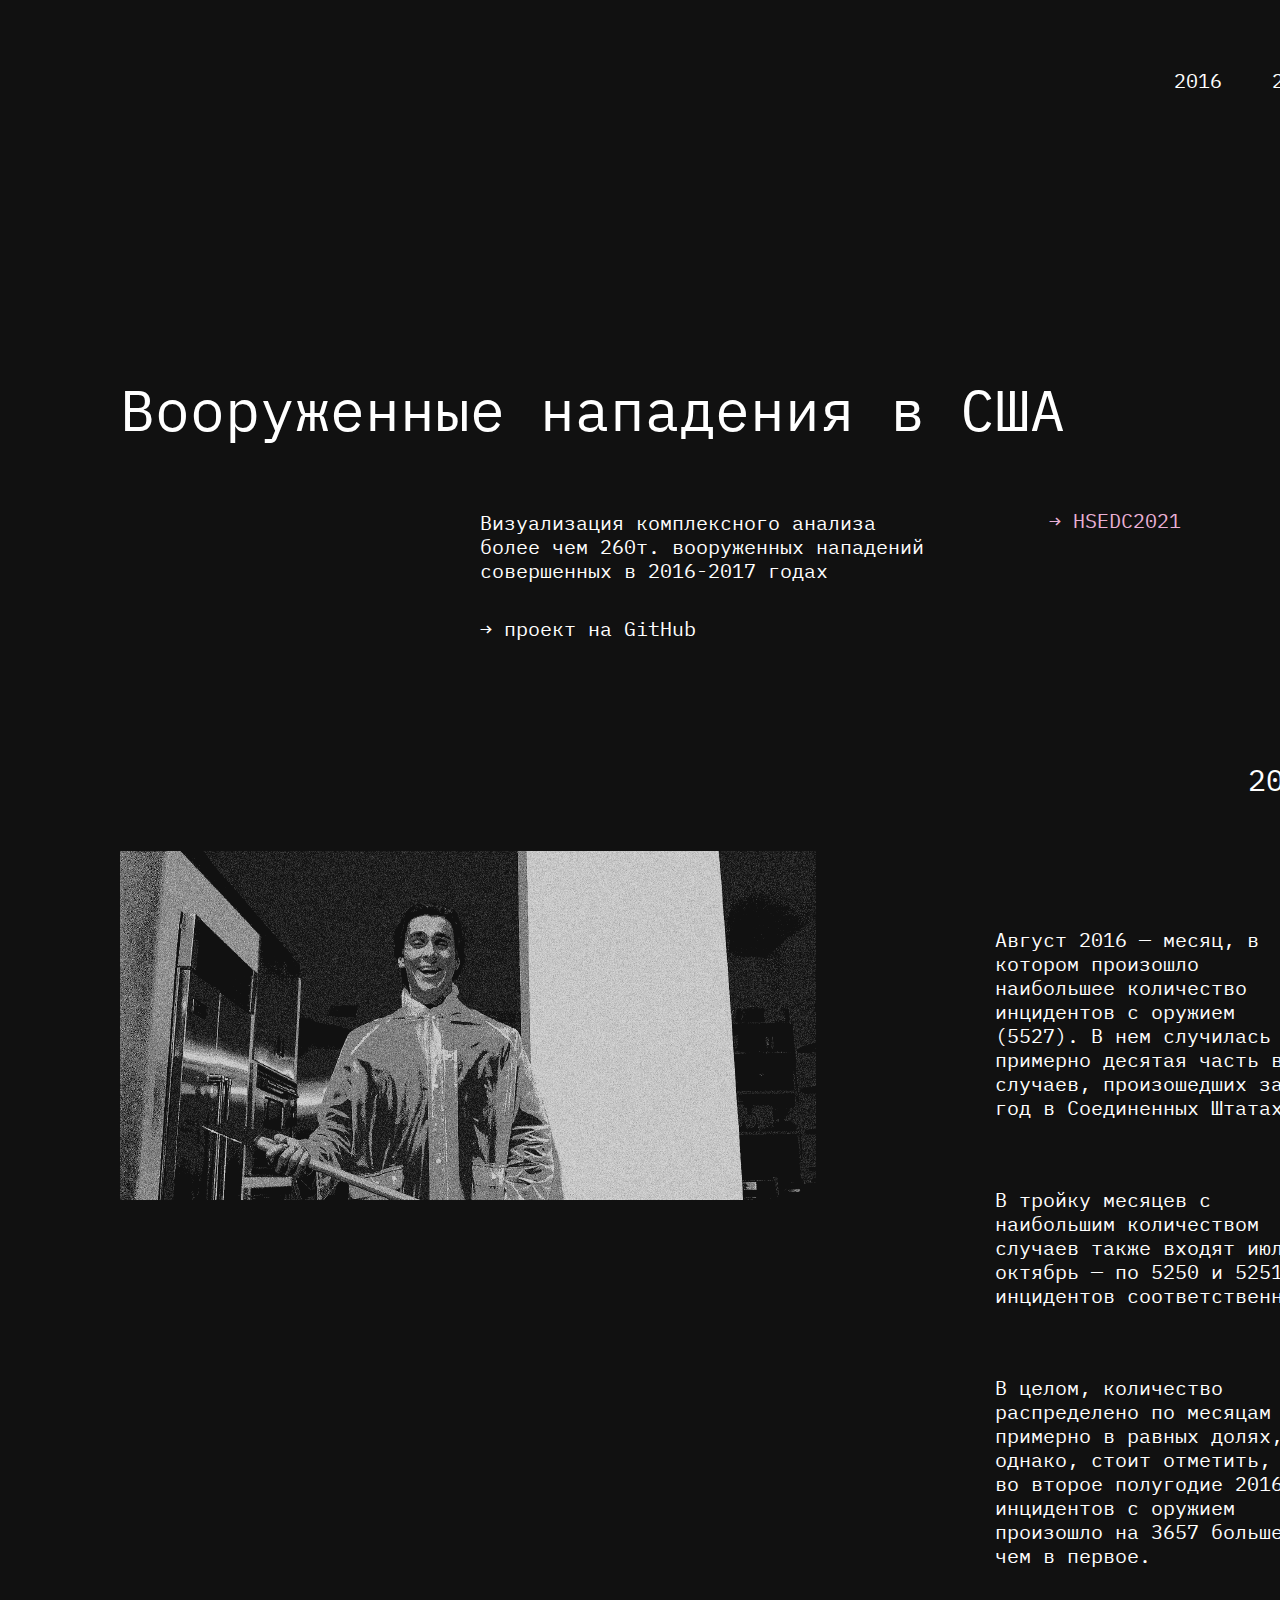
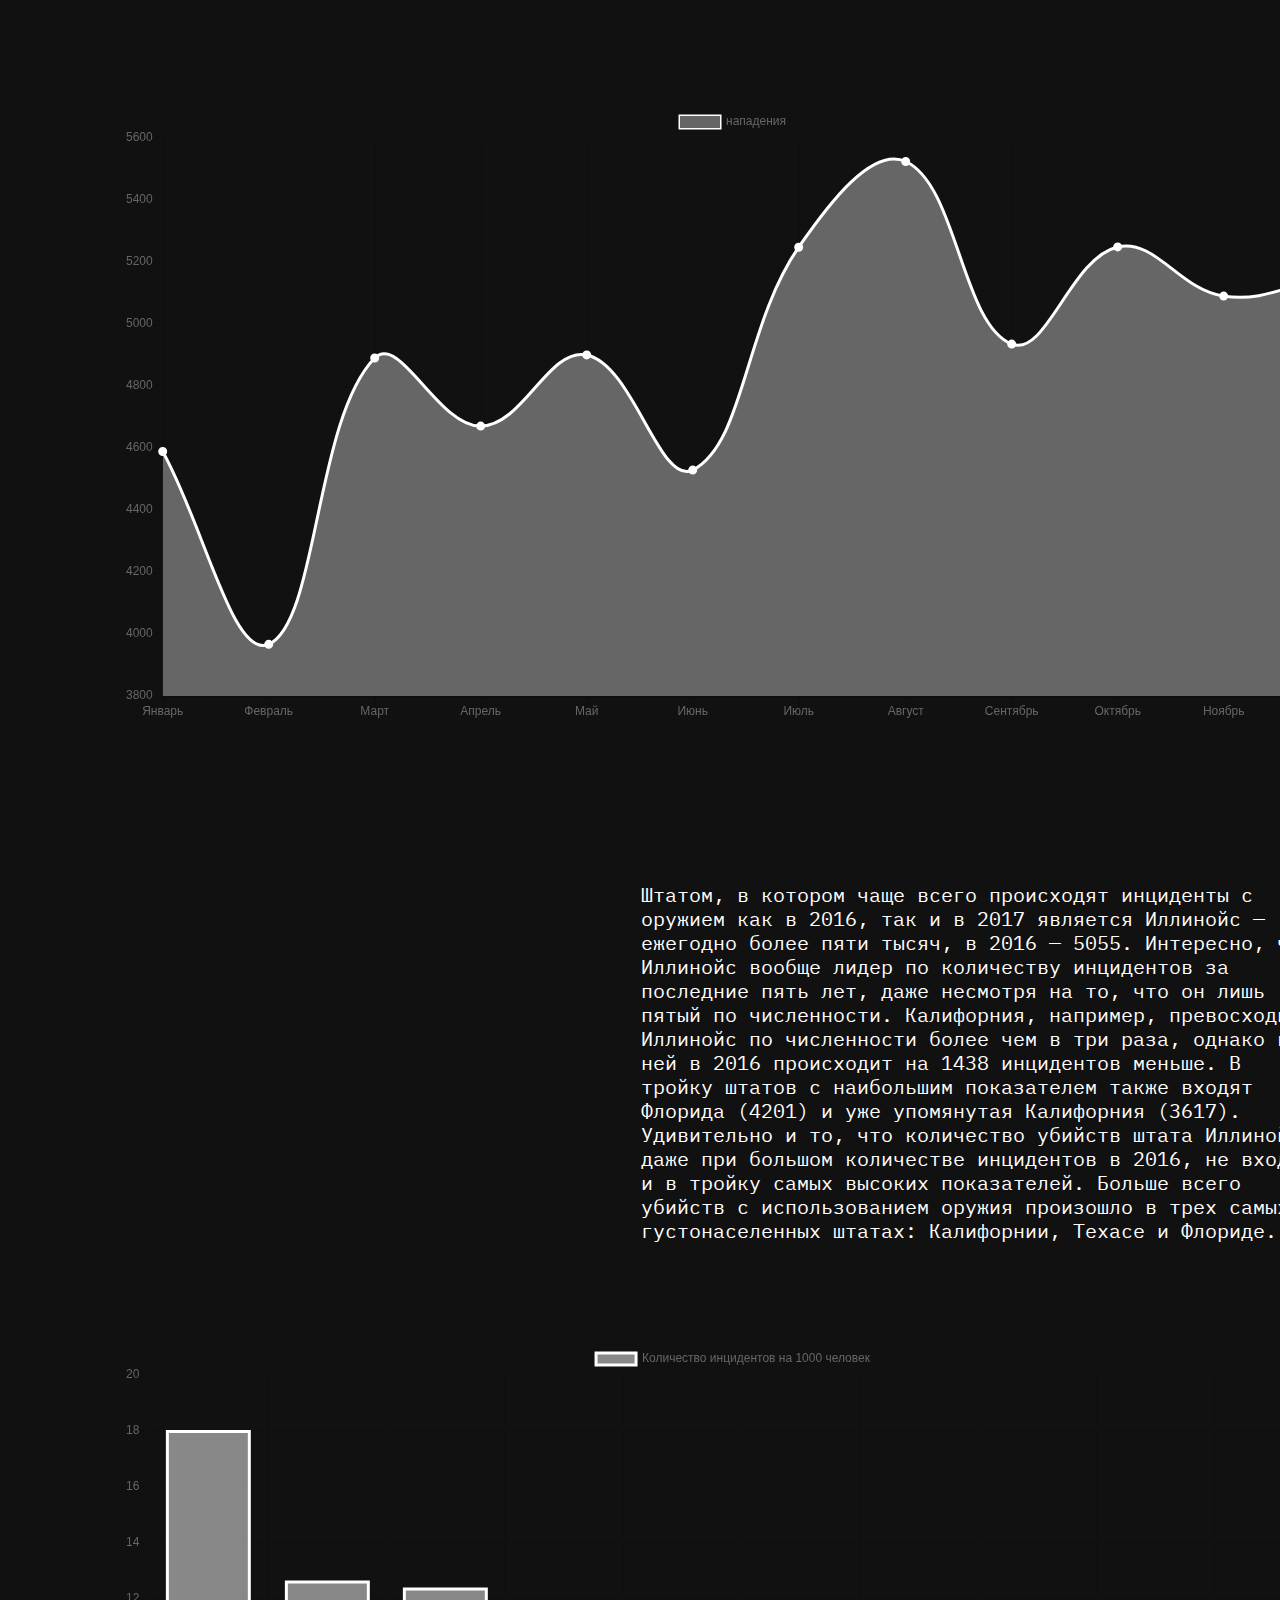
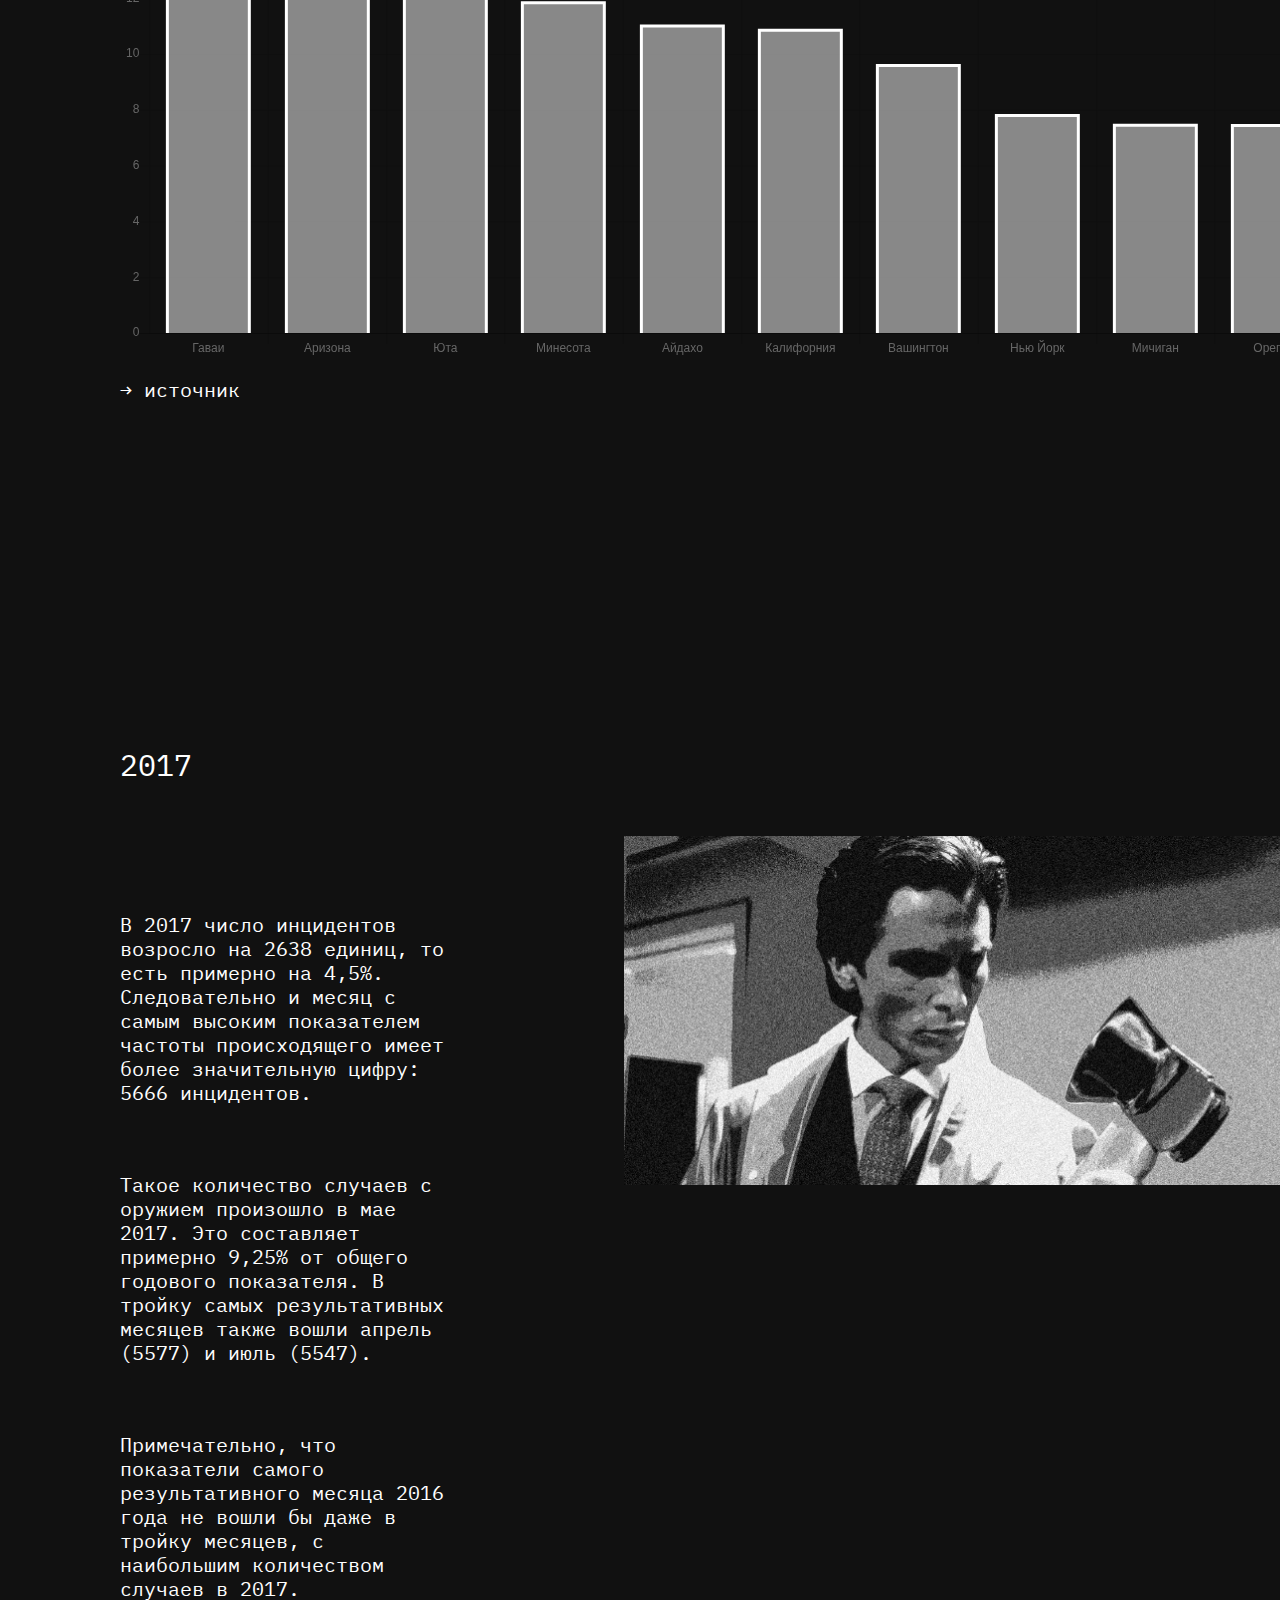
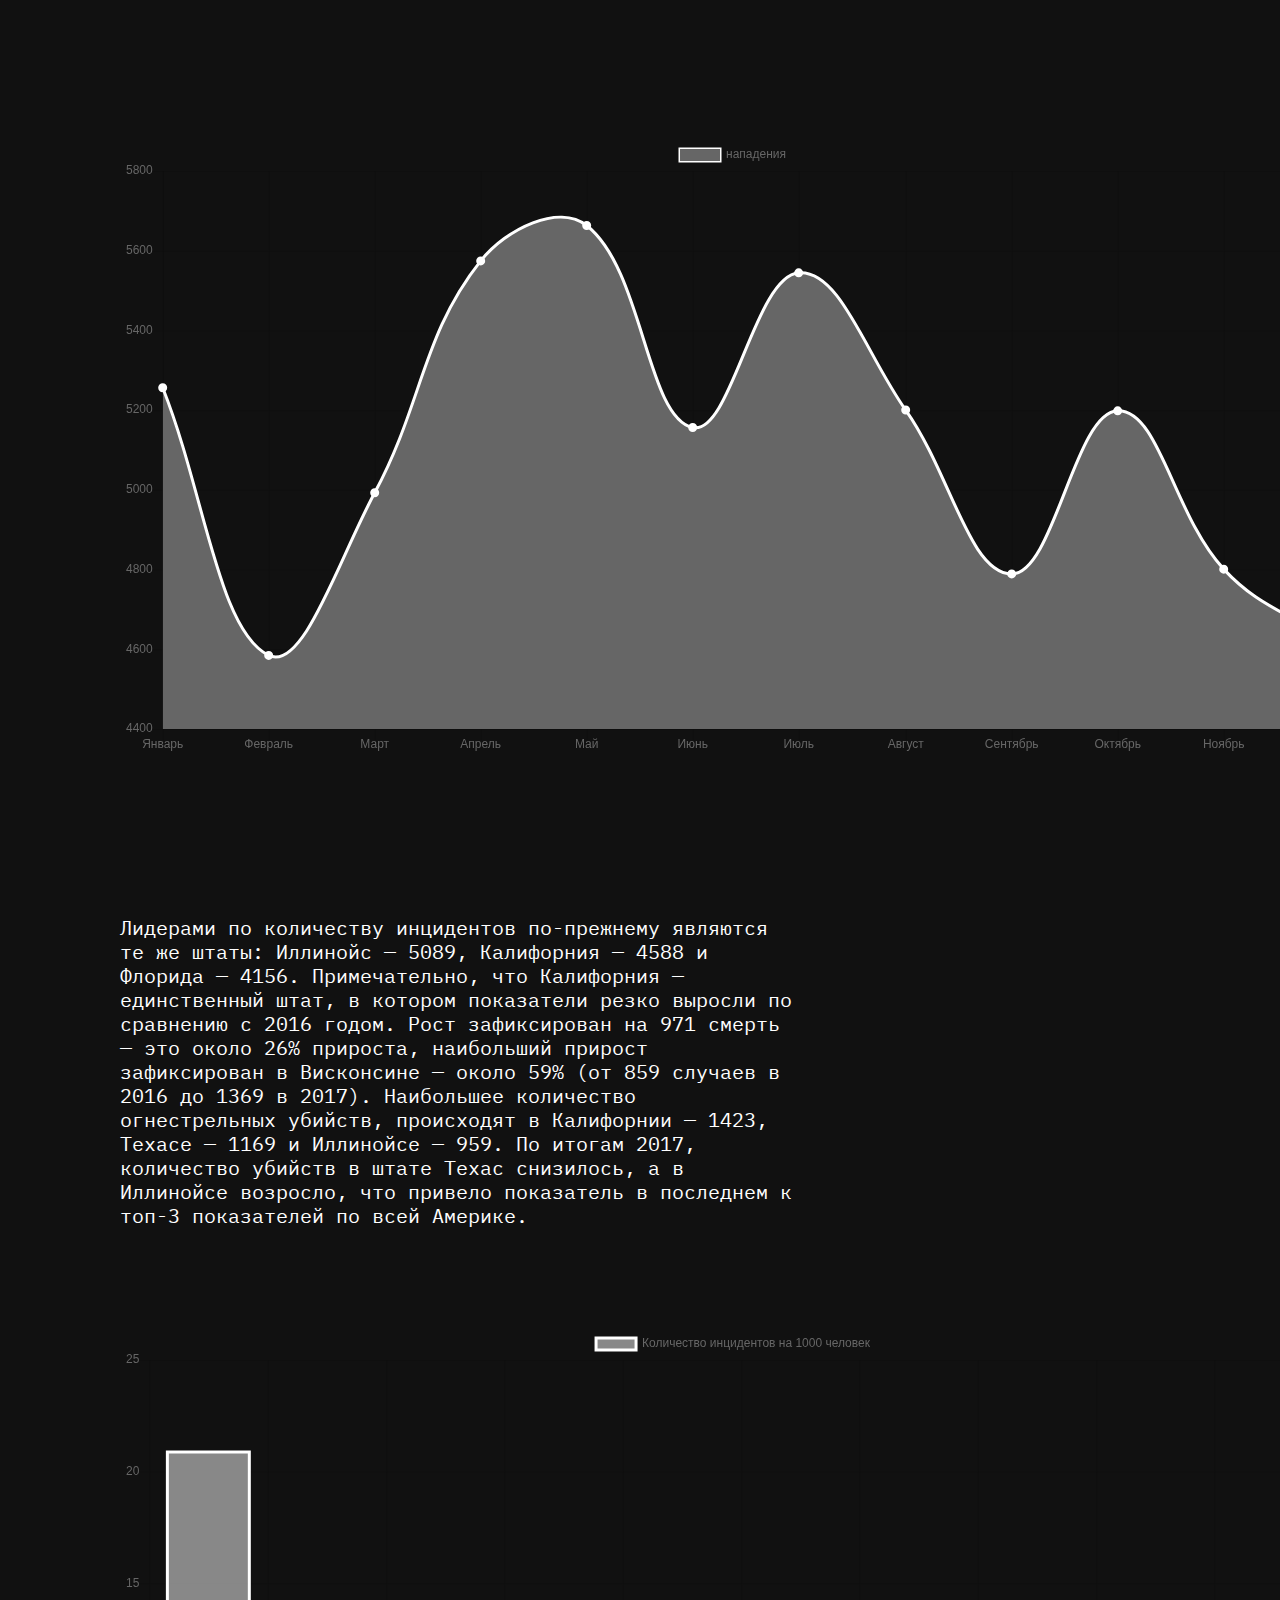
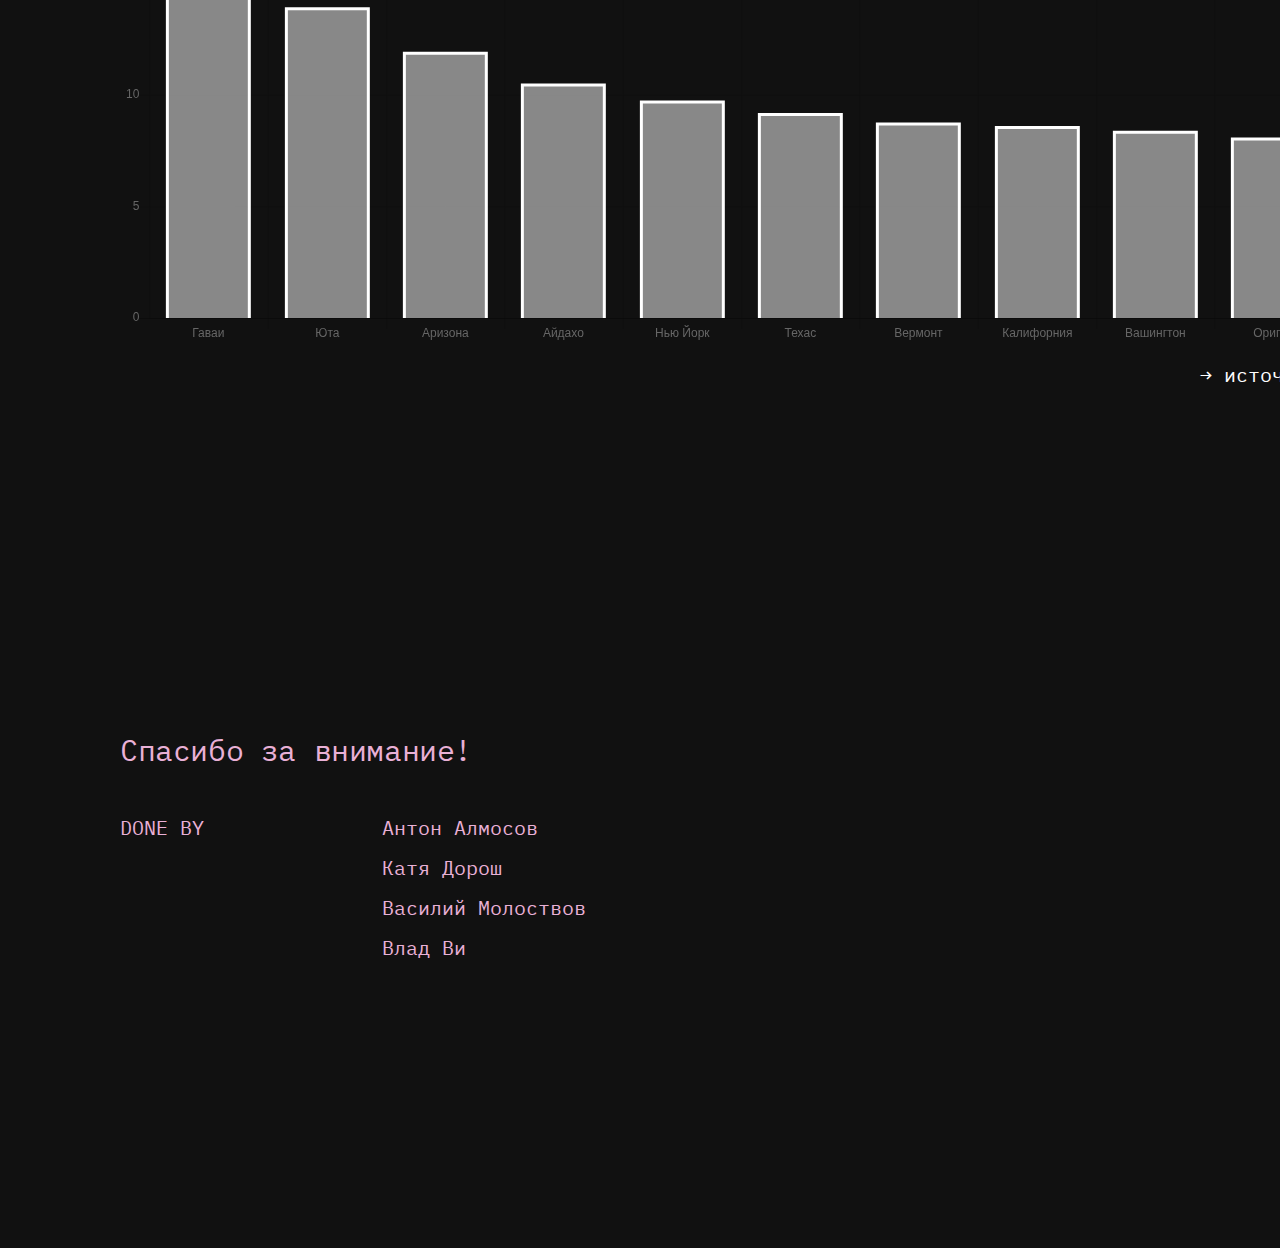
<file: index.html>
<html>
<head>
  <meta charset="UTF-8">
  <meta name="viewport" content="width=device-width, initial-scale=1.0">
  <meta http-equiv="X-UA-Compatible" content="ie=edge">
  <title>HSE DC 2018 VISUALISATION</title>
  <script type="text/javascript" src="js/Chart.bundle.min.js"></script>
  <link rel="stylesheet" href="css/style.css">
</head>
<body>
  <div class="wrapper">
    <!-- //header -->
    <header>
      <a href="" class="link">2016</a>
      <a href="">2017</a>
    </header>
    <!-- //Intro -->
    <section class="intro">
      <h1>Вооруженные нападения в США</h1>
      <div class="introBlock">
        <div class="introBlockInner">
          <p>
          Визуализация комплексного анализа<br>
          более чем 260т. вооруженных нападений<br> совершенных в 2016-2017 годах
          </p>
          <a href="">&#8594; HSEDC2021</a>
        </div>
        <a href="" class="introGitHub">&#8594; проект на GitHub</a>
      </div>
    </section>
    <!-- //2016 -->
    <section class="year normal">

      <h1 id="alignRight">2016</h1>

      <div class="yearImgBlock">
        <img src="img/bale_1.png" alt="">
        <div class="yearImgBlockText">
          <p>Август 2016 — месяц, в котором произошло наибольшее количество инцидентов с оружием (5527). В нем случилась примерно десятая часть всех случаев, произошедших за год в Соединенных Штатах.</p>
          <p>В тройку месяцев с наибольшим количеством случаев также входят июль и октябрь — по 5250 и 5251 инцидентов соответственно.</p>
          <p>В целом, количество распределено по месяцам примерно в равных долях, однако, стоит отметить, что во второе полугодие 2016 инцидентов с оружием произошло на 3657 больше, чем в первое.</p>
        </div>
      </div>

      <div class="yearGraph">
        <canvas id="year2016annual"></canvas>
        <script>
          var MONTHS = ['Январь', 'Февраль', 'Март', 'Апрель', 'Май', 'Июнь', 'Июль', 'Август', 'Сентябрь', 'Октябрь', 'Ноябрь', 'Декабрь'];
          var year2016 = [4590,3967,4892,4672,4902,4530,5250,5527,4937,5251,5092,5153];
          var ctx = document.getElementById("year2016annual");
          var myChart = new Chart(ctx, {
              type: 'line',
              data: {
                  labels: MONTHS,
                  datasets: [{
                      label: 'нападения',
                      data: year2016,
                      color: 'rgba(255,255,255,1)',
                      backgroundColor: '255,255,255,0.1',
                      borderColor: 'rgba(255,255,255,1)',
                      borderWidth: 3,
                      pointBackgroundColor: 'rgba(255,255,255,1)',
                      bodyFontSize: 20
                  }]
              },
              options: {
                  scales: {
                    display: false,
                    scaleLabel:[{
                      display: false
                    }],
                      gridLines:[{
                        color: 'rgba(255,255,255,1)'
                      }],
                      tick:[{
                        fontColor: 'rgba(255,255,255,1)',
                        fontSize: 20
                      }]
                  }
              }
          });
        </script>
      </div>

      <div class="yearState reversed">
        <p>
          Штатом, в котором чаще всего происходят инциденты с оружием как в 2016, так и в 2017 является Иллинойс — ежегодно более пяти тысяч, в 2016 — 5055. Интересно, что Иллинойс вообще лидер по количеству инцидентов за последние пять лет, даже несмотря на то, что он лишь пятый по численности. Калифорния, например, превосходит Иллинойс по численности более чем в три раза, однако в ней в 2016 происходит на 1438 инцидентов меньше. В тройку штатов с наибольшим показателем также входят Флорида (4201) и уже упомянутая Калифорния (3617). Удивительно и то, что количество убийств штата Иллинойс, даже при большом количестве инцидентов в 2016, не входит и в тройку самых высоких показателей. Больше всего убийств с использованием оружия произошло в трех самых густонаселенных штатах: Калифорнии, Техасе и Флориде.
        </p>
      </div>
      <div class="yearGraph" style="margin-top: 100px;">
        <canvas id="year2016states"></canvas>
        <script>
          var MONTHS = ['Гаваи', 'Аризона', 'Юта', 'Минесота', 'Айдахо', 'Калифорния', 'Вашингтон', 'Нью Йорк', 'Мичиган', 'Орегон'];
          var year2016 = [18.07,12.66,12.41,11.92,11.08,10.93,9.66,7.87,7.52,7.51];
          var ctx = document.getElementById("year2016states");
          var myChart = new Chart(ctx, {
              type: 'bar',
              data: {
                  labels: MONTHS,
                  datasets: [{
                      label: 'Количество инцидентов на 1000 человек',
                      data: year2016,
                      backgroundColor: 'rgba(255,255,255,0.5)',
                      borderColor: 'rgba(255,255,255,1)',
                      borderWidth: 3,
                      hoverBackgroundColor: 'rgba(255,255,255,1)',
                      bodyFontSize: 20
                  }]
              },
              options: {
        scales: {
            yAxes: [{
                ticks: {
                    beginAtZero:true
                }
            }]
        }
    }
          });
        </script>
      </div>
      <div class="yearSource">
        <a href="https://www.kaggle.com/jameslko/gun-violence-data/kernels">&#8594; источник</a>
      </div>
    </section>


    <section class="year">

      <h1 id="alignLeft">2017</h1>

      <div class="yearImgBlock reversed">
        <img src="img/bale_2.png" alt="">
        <div class="yearImgBlockText">
          <p>В 2017 число инцидентов возросло на 2638 единиц, то есть примерно на 4,5%. Следовательно и месяц с самым высоким показателем частоты происходящего имеет более значительную цифру: 5666 инцидентов. </p>
          <p>Такое количество случаев с оружием произошло в мае 2017. Это составляет примерно 9,25% от общего годового показателя. В тройку самых результативных месяцев также вошли апрель (5577) и июль (5547).</p>
          <p>Примечательно, что показатели самого результативного месяца 2016 года не вошли бы даже в тройку месяцев, с наибольшим количеством случаев в 2017.</p>
        </div>
      </div>

      <div class="yearGraph">
        <canvas id="year2017annual"></canvas>
        <script>
          var MONTHS = ['Январь', 'Февраль', 'Март', 'Апрель', 'Май', 'Июнь', 'Июль', 'Август', 'Сентябрь', 'Октябрь', 'Ноябрь', 'Декабрь'];
          var year2016 = [5258,4585,4994,5577,5666,5158,5547,5202,4790,5200,4802,4622];
          var ctx = document.getElementById("year2017annual");
          var myChart = new Chart(ctx, {
              type: 'line',
              data: {
                  labels: MONTHS,
                  datasets: [{
                      label: 'нападения',
                      data: year2016,
                      color: 'rgba(255,255,255,1)',
                      backgroundColor: '255,255,255,0.1',
                      borderColor: 'rgba(255,255,255,1)',
                      borderWidth: 3,
                      pointBackgroundColor: 'rgba(255,255,255,1)',
                      bodyFontSize: 20
                  }]
              },
              options: {
                  scales: {
                    display: false,
                    scaleLabel:[{
                      display: false
                    }],
                      gridLines:[{
                        color: 'rgba(255,255,255,1)'
                      }],
                      tick:[{
                        fontColor: 'rgba(255,255,255,1)',
                        fontSize: 20
                      }]
                  }
              }
          });
        </script>
      </div>

      <div class="yearState">
        <p>
          Лидерами по количеству инцидентов по-прежнему являются те же штаты: Иллинойс — 5089, Калифорния — 4588 и Флорида — 4156.  Примечательно, что Калифорния — единственный штат, в котором показатели резко выросли по сравнению с 2016 годом. Рост зафиксирован на 971 смерть — это около 26% прироста, наибольший прирост зафиксирован в Висконсине — около 59% (от 859 случаев в 2016 до 1369 в 2017). Наибольшее количество огнестрельных убийств, происходят в Калифорнии — 1423, Техасе — 1169 и Иллинойсе — 959. По итогам 2017, количество убийств в штате Техас снизилось, а в Иллинойсе возросло, что привело показатель в последнем к топ-3 показателей по всей Америке.
        </p>
      </div>
      <div class="yearGraph" style="margin-top: 100px;">
        <canvas id="year2017states"></canvas>
        <script>
          var MONTHS = ['Гаваи', 'Юта', 'Аризона', 'Айдахо', 'Нью Йорк', 'Техас', 'Вермонт', 'Калифорния', 'Вашингтон', 'Оригон'];
          var year2016 = [20.99,13.95,11.95,10.53,9.77,9.21,8.78,8.62,8.41,8.11];
          var ctx = document.getElementById("year2017states");
          var myChart = new Chart(ctx, {
              type: 'bar',
              data: {
                  labels: MONTHS,
                  datasets: [{
                      label: 'Количество инцидентов на 1000 человек',
                      data: year2016,
                      backgroundColor: 'rgba(255,255,255,0.5)',
                      borderColor: 'rgba(255,255,255,1)',
                      borderWidth: 3,
                      hoverBackgroundColor: 'rgba(255,255,255,1)',
                      bodyFontSize: 20
                  }]
              },
              options: {
        scales: {
            yAxes: [{
                ticks: {
                    beginAtZero:true
                }
            }]
        }
    }
          });
        </script>
      </div>
      <div class="yearSource reversed">
        <a href="https://www.kaggle.com/jameslko/gun-violence-data/kernels">&#8594; источник</a>
      </div>
    </section>

    <section class="footer">
      <h1>Спасибо за внимание!</h1>
      <div class="credits">
        <p>DONE BY</p>
        <p>Антон Алмосов <br>
        Катя Дорош <br>
        Василий Молоствов <br>
        Влад Ви <br></p>
      </div>
    </section>
  </div>
</body>
</html>
</file>
<file: css/style.css>
/* http://meyerweb.com/eric/tools/css/reset/
   v2.0 | 20110126
   License: none (public domain)
*/
@import url("https://fonts.googleapis.com/css?family=IBM+Plex+Mono&subset=cyrillic");
html, body, div, span, applet, object, iframe,
h1, h2, h3, h4, h5, h6, p, blockquote, pre,
a, abbr, acronym, address, big, cite, code,
del, dfn, em, img, ins, kbd, q, s, samp,
small, strike, strong, sub, sup, tt, var,
b, u, i, center,
dl, dt, dd, ol, ul, li,
fieldset, form, label, legend,
table, caption, tbody, tfoot, thead, tr, th, td,
article, aside, canvas, details, embed,
figure, figcaption, footer, header, hgroup,
menu, nav, output, ruby, section, summary,
time, mark, audio, video {
  margin: 0;
  padding: 0;
  border: 0;
  font-size: 100%;
  font: inherit;
  vertical-align: baseline; }

/* HTML5 display-role reset for older browsers */
article, aside, details, figcaption, figure,
footer, header, hgroup, menu, nav, section {
  display: block; }

body {
  line-height: 1; }

ol, ul {
  list-style: none; }

blockquote, q {
  quotes: none; }

blockquote:before, blockquote:after,
q:before, q:after {
  content: '';
  content: none; }

table {
  border-collapse: collapse;
  border-spacing: 0; }

body {
  background-color: #111111;
  min-width: 1440px; }

.wrapper {
  width: 1200px;
  margin: 0 auto; }

#alignLeft {
  text-align: left; }

#alignRight {
  text-align: right; }

header {
  margin-top: 56px;
  width: 100%;
  height: 50px;
  display: -webkit-box;
  display: -ms-flexbox;
  display: flex;
  -webkit-box-pack: end;
  -ms-flex-pack: end;
  justify-content: flex-end;
  -webkit-box-align: center;
  -ms-flex-align: center;
  align-items: center; }
  header a {
    color: white;
    font-size: 20px;
    font-family: "IBM Plex Mono";
    margin-left: 50px;
    text-decoration: none;
    position: relative; }
    header a::after {
      content: '';
      position: absolute;
      bottom: -5px;
      left: 0;
      width: 100%;
      height: 3px;
      -webkit-transform: scaleX(0);
      -ms-transform: scaleX(0);
      transform: scaleX(0);
      background-color: white;
      -webkit-transition: all .3s ease;
      -o-transition: all .3s ease;
      transition: all .3s ease; }
    header a:hover::after {
      -webkit-transform: scaleX(1);
      -ms-transform: scaleX(1);
      transform: scaleX(1); }

.intro {
  margin-top: 275px; }
  .intro h1 {
    font-family: "IBM Plex Mono";
    font-size: 58px;
    color: white; }
  .intro .introBlock {
    margin-left: 360px;
    width: 701px;
    height: 200px;
    display: -webkit-box;
    display: -ms-flexbox;
    display: flex;
    -webkit-box-orient: vertical;
    -webkit-box-direction: normal;
    -ms-flex-flow: column;
    flex-flow: column;
    -webkit-box-pack: justify;
    -ms-flex-pack: justify;
    justify-content: space-between; }
    .intro .introBlock .introBlockInner {
      margin-top: 72px;
      display: -webkit-box;
      display: -ms-flexbox;
      display: flex;
      -webkit-box-pack: justify;
      -ms-flex-pack: justify;
      justify-content: space-between; }
      .intro .introBlock .introBlockInner p {
        line-height: 1.2;
        font-family: "IBM Plex Mono";
        font-size: 20px;
        color: white; }
      .intro .introBlock .introBlockInner a {
        text-decoration: none;
        color: #E9B0D6;
        font-family: "IBM Plex Mono";
        font-size: 20px;
        position: relative; }
        .intro .introBlock .introBlockInner a::after {
          content: '';
          position: absolute;
          bottom: 47px;
          left: 0;
          width: 100%;
          height: 3px;
          -webkit-transform: scaleX(0);
          -ms-transform: scaleX(0);
          transform: scaleX(0);
          background-color: #E9B0D6;
          -webkit-transition: all .3s ease;
          -o-transition: all .3s ease;
          transition: all .3s ease; }
        .intro .introBlock .introBlockInner a:hover::after {
          -webkit-transform: scaleX(1);
          -ms-transform: scaleX(1);
          transform: scaleX(1); }
    .intro .introBlock .introGitHub {
      display: inline;
      text-decoration: none;
      color: white;
      font-family: "IBM Plex Mono";
      font-size: 20px;
      position: relative;
      width: 31%; }
      .intro .introBlock .introGitHub::after {
        content: '';
        position: absolute;
        bottom: -5px;
        left: 0;
        width: 100%;
        height: 3px;
        -webkit-transform: scaleX(0);
        -ms-transform: scaleX(0);
        transform: scaleX(0);
        background-color: white;
        -webkit-transition: all .3s ease;
        -o-transition: all .3s ease;
        transition: all .3s ease; }
      .intro .introBlock .introGitHub:hover::after {
        -webkit-transform: scaleX(1);
        -ms-transform: scaleX(1);
        transform: scaleX(1); }

.year {
  margin-top: 126px;
  margin-bottom: 350px; }
  .year:last-of-type {
    margin-bottom: 229px; }
  .year h1 {
    font-family: "IBM Plex Mono";
    font-size: 30px;
    color: white; }
  .year .yearImgBlock {
    margin-top: 56px;
    display: -webkit-box;
    display: -ms-flexbox;
    display: flex;
    -webkit-box-pack: justify;
    -ms-flex-pack: justify;
    justify-content: space-between; }
    .year .yearImgBlock img {
      width: 696px;
      height: 349px; }
    .year .yearImgBlock .yearImgBlockText {
      margin-top: 77px;
      width: 325px; }
      .year .yearImgBlock .yearImgBlockText p {
        margin-bottom: 68px;
        line-height: 1.2;
        font-family: "IBM Plex Mono";
        font-size: 20px;
        color: white; }
  .year .yearGraph {
    margin: 70px auto 0 auto;
    width: 103%;
    height: 577px; }
  .year .yearState {
    margin-top: 200px;
    position: relative;
    display: -webkit-box;
    display: -ms-flexbox;
    display: flex;
    -webkit-box-pack: justify;
    -ms-flex-pack: justify;
    justify-content: space-between; }
    .year .yearState p {
      width: 679px;
      line-height: 1.2;
      font-family: "IBM Plex Mono";
      font-size: 20px;
      color: white; }
  .year .yearSource {
    margin-top: 60px;
    display: -webkit-box;
    display: -ms-flexbox;
    display: flex;
    width: 100%; }
    .year .yearSource a {
      bottom: 0;
      text-decoration: none;
      font-family: "IBM Plex Mono";
      font-size: 20px;
      color: white;
      position: relative; }
      .year .yearSource a::after {
        content: '';
        position: absolute;
        bottom: -5px;
        left: 0;
        width: 100%;
        height: 3px;
        -webkit-transform: scaleX(0);
        -ms-transform: scaleX(0);
        transform: scaleX(0);
        background-color: white;
        -webkit-transition: all .3s ease;
        -o-transition: all .3s ease;
        transition: all .3s ease; }
      .year .yearSource a:hover::after {
        -webkit-transform: scaleX(1);
        -ms-transform: scaleX(1);
        transform: scaleX(1); }

.footer h1 {
  width: 520px;
  font-family: "IBM Plex Mono";
  font-size: 30px;
  color: #E9B0D6;
  letter-spacing: -0.4px; }

.footer .credits {
  margin-top: 43px;
  margin-bottom: 280px;
  display: -webkit-box;
  display: -ms-flexbox;
  display: flex; }
  .footer .credits p {
    font-family: "IBM Plex Mono";
    font-size: 20px;
    color: #E9B0D6;
    padding-right: 178px;
    line-height: 2; }

.reversed {
  -webkit-box-orient: horizontal;
  -webkit-box-direction: reverse;
  -ms-flex-flow: row-reverse;
  flex-flow: row-reverse; }
</file>
